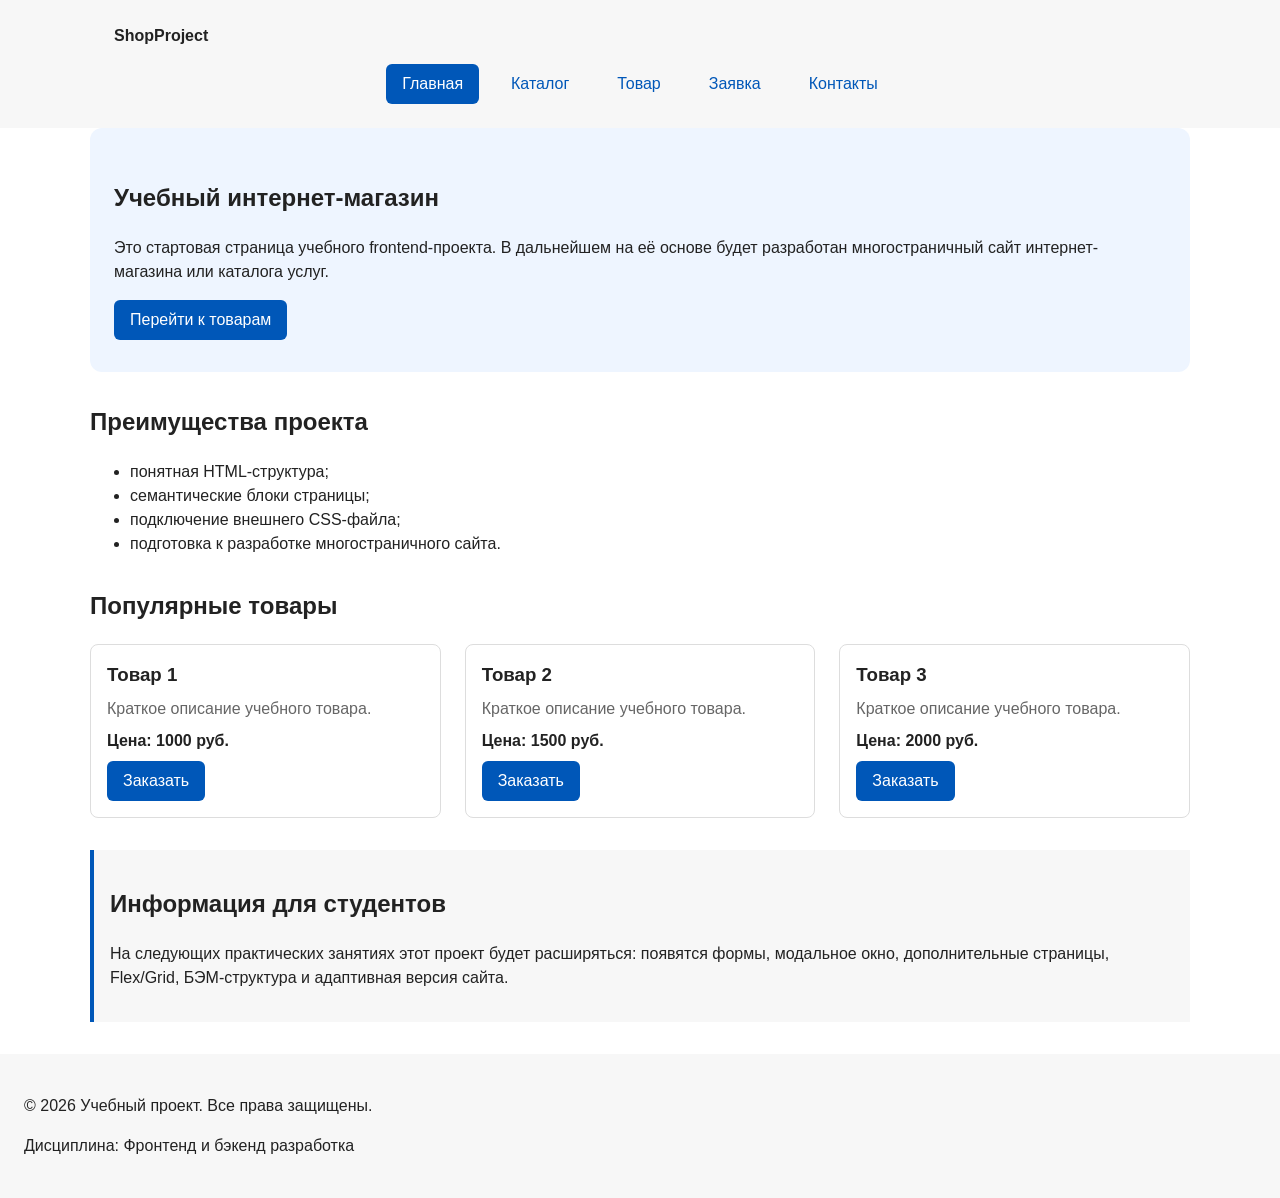
<file: index.html>
<!DOCTYPE html>
<html lang="ru">
<head>
  <meta charset="UTF-8">
  <meta name="viewport" content="width=device-width, initial-scale=1.0">
  <title>Учебный интернет-магазин</title>
  <link rel="stylesheet" href="css/style.css">
  <script src="js/main.js" defer></script>
</head>
<body>
  <header class="site-header">
      <div class="site-header__inner">
          <a class="site-header__logo" href="index.html">ShopProject</a>
          <nav class="site-nav" aria-label="Основная навигация">
              <ul class="site-nav__list">
                  <li class="site-nav__item">
                      <a class="site-nav__link site-nav__link--active" href="index.html">Главная</a>
                  </li>
                  <li class="site-nav__item">
                      <a class="site-nav__link" href="catalog.html">Каталог</a>
                  </li>
                  <li class="site-nav__item">
                      <a class="site-nav__link" href="product.html">Товар</a>
                  </li>
                  <li class="site-nav__item">
                      <a class="site-nav__link" href="order.html">Заявка</a>
                  </li>
                  <li class="site-nav__item">
                      <a class="site-nav__link" href="contacts.html">Контакты</a>
                  </li>
              </ul>
          </nav>
      </div>
  </header>

  <main>
      <section class="hero">
          <h1>Учебный интернет-магазин</h1>
          <p>
              Это стартовая страница учебного frontend-проекта.
              В дальнейшем на её основе будет разработан многостраничный сайт интернет-магазина или каталога услуг.
          </p>
          <a class="button button--primary" href="#popular">Перейти к товарам</a>
      </section>

      <section class="section" id="advantages">
          <h2>Преимущества проекта</h2>
          <ul class="advantages-list">
              <li>понятная HTML-структура;</li>
              <li>семантические блоки страницы;</li>
              <li>подключение внешнего CSS-файла;</li>
              <li>подготовка к разработке многостраничного сайта.</li>
          </ul>
      </section>

      <section class="section" id="popular">
          <h2>Популярные товары</h2>

            <div class="products-grid">
              <article class="product-card">
                <h3 class="product-card__title">Товар 1</h3>
                <p class="product-card__description">Краткое описание учебного товара.</p>
                <p class="product-card__price">Цена: 1000 руб.</p>
                <button class="button button--primary product-card__button" type="button" data-product="Товар 1">
                  Заказать
                </button>
              </article>

              <article class="product-card">
                <h3 class="product-card__title">Товар 2</h3>
                <p class="product-card__description">Краткое описание учебного товара.</p>
                <p class="product-card__price">Цена: 1500 руб.</p>
                <button class="button button--primary product-card__button" type="button" data-product="Товар 2">
                  Заказать
                </button>
              </article>

              <article class="product-card">
                <h3 class="product-card__title">Товар 3</h3>
                <p class="product-card__description">Краткое описание учебного товара.</p>
                <p class="product-card__price">Цена: 2000 руб.</p>
                <button class="button button--primary product-card__button" type="button" data-product="Товар 3">
                  Заказать
                </button>
              </article>
            </div>
      </section>

      <aside class="aside-info">
          <h2>Информация для студентов</h2>
          <p>
              На следующих практических занятиях этот проект будет расширяться:
              появятся формы, модальное окно, дополнительные страницы, Flex/Grid,
              БЭМ-структура и адаптивная версия сайта.
          </p>
      </aside>
  </main>

  <footer id="contacts">
      <p>&copy; 2026 Учебный проект. Все права защищены.</p>
      <p>Дисциплина: Фронтенд и бэкенд разработка</p>
  </footer>

  <dialog class="order-dialog" id="order-dialog" aria-labelledby="order-dialog-title">
      <h2 class="order-dialog__title" id="order-dialog-title">Оформление заявки</h2>

      <form class="order-form" id="order-form" action="#" method="post" novalidate>
          <input id="selected-product" name="selected-product" type="hidden">

          <div class="order-form__field">
              <label class="order-form__label" for="order-name">Имя</label>
              <input class="order-form__input" id="order-name" name="name" type="text" placeholder="Введите ваше имя" minlength="2" autocomplete="given-name" required>
          </div>

          <div class="order-form__field">
              <label class="order-form__label" for="order-email">E-mail</label>
              <input class="order-form__input" id="order-email" name="email" type="email" placeholder="example@mail.ru" autocomplete="email" required>
          </div>

          <div class="order-form__field">
              <label class="order-form__label" for="order-phone">Телефон</label>
              <input class="order-form__input" id="order-phone" name="phone" type="tel" inputmode="tel" placeholder="+7 (900) 000-00-00" pattern="^\+7 \(\d{3}\) \d{3}-\d{2}-\d{2}$" required>
              <small>Формат: +7 (900) 000-00-00</small>
          </div>

          <div class="order-form__field">
              <label class="order-form__label" for="order-date">Дата связи</label>
              <input class="order-form__input" id="order-date" name="date" type="date">
          </div>

          <div class="order-form__field">
              <label class="order-form__label" for="order-topic">Тема заявки</label>
              <select class="order-form__select" id="order-topic" name="topic" required>
                  <option value="">Выберите тему</option>
                  <option value="product">Заказ товара</option>
                  <option value="consultation">Консультация</option>
                  <option value="delivery">Доставка</option>
              </select>
          </div>

          <div class="order-form__field">
              <label class="order-form__label" for="order-comment">Комментарий</label>
              <textarea class="order-form__textarea" id="order-comment" name="comment" rows="4" placeholder="Укажите дополнительную информацию"></textarea>
          </div>

          <div class="order-form__field order-form__field--checkbox">
              <label>
                  <input id="order-agreement" name="agreement" type="checkbox" required>
                  Я согласен на обработку данных
              </label>
          </div>

          <div class="order-form__actions">
              <button class="button button--secondary" type="button" id="close-order-dialog">Закрыть</button>
              <button class="button button--primary" type="submit">Отправить заявку</button>
          </div>
      </form>
  </dialog>

  <p class="success-message" id="success-message" hidden>
      Форма успешно отправлена!
  </p>
</body>
</html>
</file>
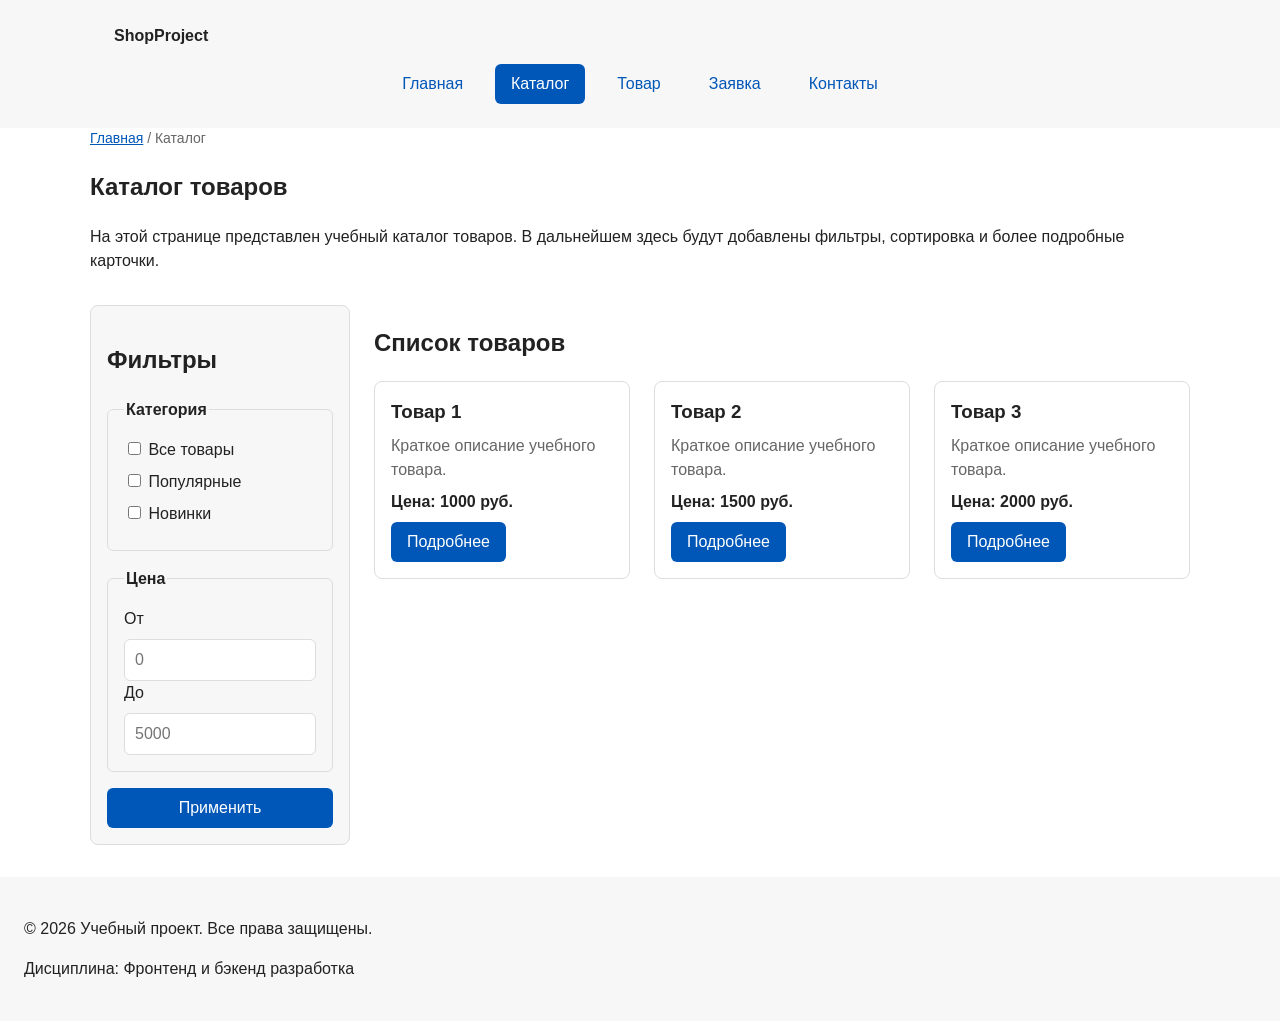
<file: catalog.html>
<!DOCTYPE html>
<html lang="ru">
<head>
  <meta charset="UTF-8">
  <meta name="viewport" content="width=device-width, initial-scale=1.0">
  <meta name="description" content="Каталог товаров учебного интернет-магазина.">
  <title>Каталог товаров — Учебный интернет-магазин</title>
  <link rel="stylesheet" href="css/style.css">
</head>
<body>
  <header class="site-header">
      <div class="site-header__inner">
          <a class="site-header__logo" href="index.html">ShopProject</a>
          <nav class="site-nav" aria-label="Основная навигация">
              <ul class="site-nav__list">
                  <li class="site-nav__item">
                      <a class="site-nav__link" href="index.html">Главная</a>
                  </li>
                  <li class="site-nav__item">
                      <a class="site-nav__link site-nav__link--active" href="catalog.html">Каталог</a>
                  </li>
                  <li class="site-nav__item">
                      <a class="site-nav__link" href="product.html">Товар</a>
                  </li>
                  <li class="site-nav__item">
                      <a class="site-nav__link" href="order.html">Заявка</a>
                  </li>
                  <li class="site-nav__item">
                      <a class="site-nav__link" href="contacts.html">Контакты</a>
                  </li>
              </ul>
          </nav>
      </div>
  </header>

  <main>
    <!-- Исправленные хлебные крошки (БЭМ) -->
    <nav class="breadcrumbs" aria-label="Хлебные крошки">
      <a class="breadcrumbs__link" href="index.html">Главная</a>
      <span class="breadcrumbs__current">Каталог</span>
    </nav>

    <section class="section">
      <h1>Каталог товаров</h1>
      <p>
        На этой странице представлен учебный каталог товаров.
        В дальнейшем здесь будут добавлены фильтры, сортировка и более
        подробные карточки.
      </p>
    </section>
    
    <section class="catalog-layout">
      <aside class="catalog-filters">
        <h2>Фильтры</h2>

        <form class="filters-form" action="#" method="get">
          <fieldset>
            <legend>Категория</legend>
            <label>
              <input type="checkbox" name="category" value="all">
              Все товары
            </label>
            <label>
              <input type="checkbox" name="category" value="popular">
              Популярные
            </label>
            <label>
              <input type="checkbox" name="category" value="new">
              Новинки
            </label>
          </fieldset>

          <fieldset>
            <legend>Цена</legend>
            <label for="price-from">От</label>
            <input id="price-from" name="price-from" type="number" min="0" placeholder="0">
            <label for="price-to">До</label>
            <input id="price-to" name="price-to" type="number" min="0" placeholder="5000">
          </fieldset>

          <!-- Модификатор для кнопки -->
          <button class="button button--primary" type="submit">Применить</button>
        </form>
      </aside>

      <section class="catalog-products">
        <h2>Список товаров</h2>

        <div class="products-grid">
          <!-- Исправленные карточки (БЭМ) -->
          <article class="product-card">
            <h3 class="product-card__title">Товар 1</h3>
            <p class="product-card__description">Краткое описание учебного товара.</p>
            <p class="product-card__price">Цена: 1000 руб.</p>
            <!-- Ссылка теперь ведет на product.html -->
            <a class="button button--primary product-card__button" href="product.html">Подробнее</a>
          </article>

          <article class="product-card">
            <h3 class="product-card__title">Товар 2</h3>
            <p class="product-card__description">Краткое описание учебного товара.</p>
            <p class="product-card__price">Цена: 1500 руб.</p>
            <a class="button button--primary product-card__button" href="product.html">Подробнее</a>
          </article>

          <article class="product-card">
            <h3 class="product-card__title">Товар 3</h3>
            <p class="product-card__description">Краткое описание учебного товара.</p>
            <p class="product-card__price">Цена: 2000 руб.</p>
            <a class="button button--primary product-card__button" href="product.html">Подробнее</a>
          </article>
        </div>
      </section>
    </section>
  </main>

  <footer>
    <p>&copy; 2026 Учебный проект. Все права защищены.</p>
    <p>Дисциплина: Фронтенд и бэкенд разработка</p>
  </footer>
</body>
</html>
</file>
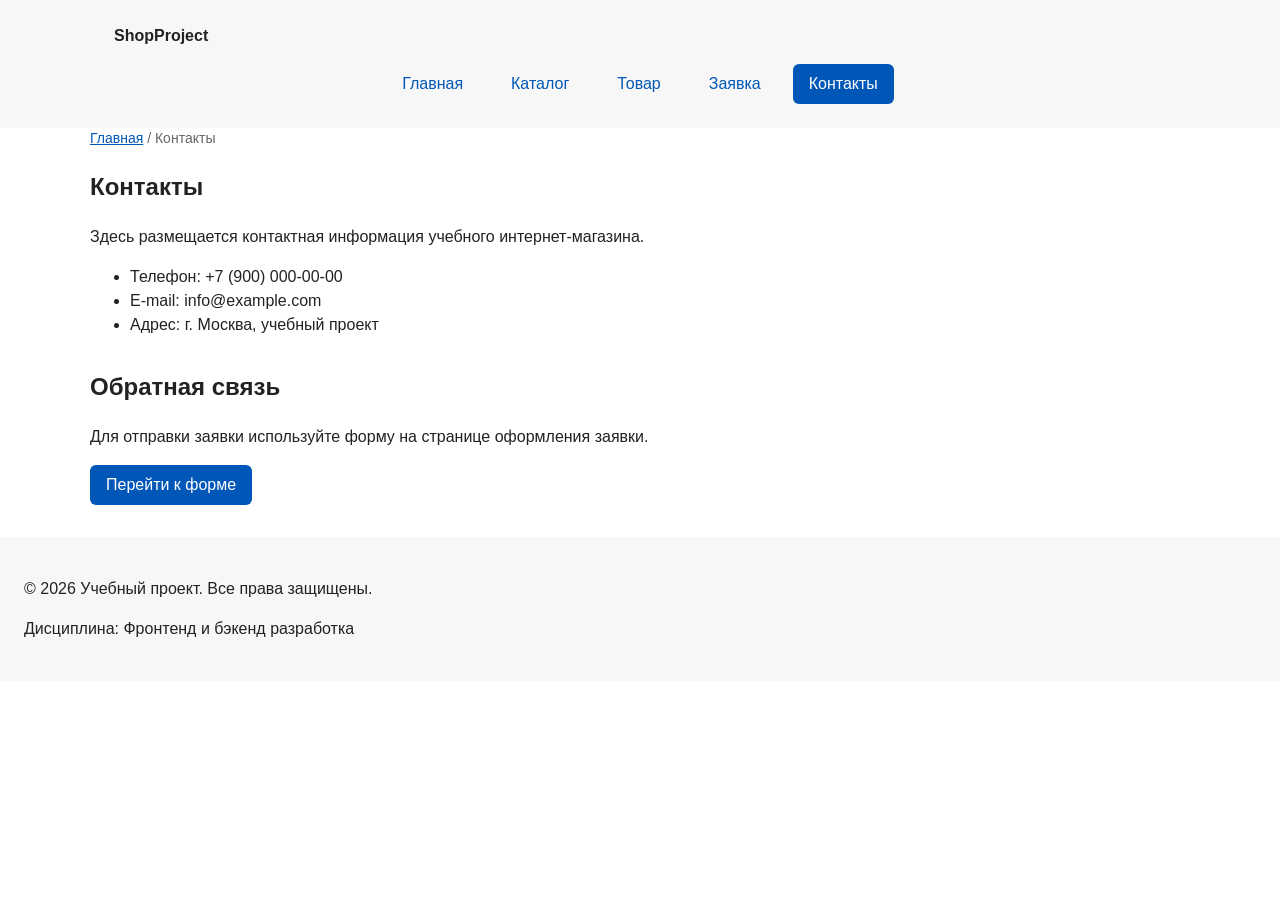
<file: contacts.html>
<!DOCTYPE html>
<html lang="ru">
<head>
  <meta charset="UTF-8">
  <meta name="viewport" content="width=device-width, initial-scale=1.0">
  <meta name="description" content="Контактная информация учебного интернет-магазина.">
  <title>Контакты — Учебный интернет-магазин</title>
  <link rel="stylesheet" href="css/style.css">
</head>
<body>
  <header class="site-header">
      <div class="site-header__inner">
          <a class="site-header__logo" href="index.html">ShopProject</a>
          <nav class="site-nav" aria-label="Основная навигация">
              <ul class="site-nav__list">
                  <li class="site-nav__item">
                      <a class="site-nav__link" href="index.html">Главная</a>
                  </li>
                  <li class="site-nav__item">
                      <a class="site-nav__link" href="catalog.html">Каталог</a>
                  </li>
                  <li class="site-nav__item">
                      <a class="site-nav__link" href="product.html">Товар</a>
                  </li>
                  <li class="site-nav__item">
                      <a class="site-nav__link" href="order.html">Заявка</a>
                  </li>
                  <li class="site-nav__item">
                      <a class="site-nav__link site-nav__link--active" href="contacts.html">Контакты</a>
                  </li>
              </ul>
          </nav>
      </div>
  </header>

  <main>
    <!-- Исправленные хлебные крошки (БЭМ) -->
    <nav class="breadcrumbs" aria-label="Хлебные крошки">
      <a class="breadcrumbs__link" href="index.html">Главная</a>
      <span class="breadcrumbs__current">Контакты</span>
    </nav>

    <section class="section">
      <h1>Контакты</h1>
      <p>
        Здесь размещается контактная информация учебного интернет-магазина.
      </p>

      <ul>
        <li>Телефон: +7 (900) 000-00-00</li>
        <li>E-mail: info@example.com</li>
        <li>Адрес: г. Москва, учебный проект</li>
      </ul>
    </section>

    <section class="section" id="feedback">
      <h2>Обратная связь</h2>
      <p>
        Для отправки заявки используйте форму на странице оформления заявки.
      </p>
      <!-- Обновили ссылку и класс кнопки -->
      <a class="button button--primary" href="order.html">Перейти к форме</a>
    </section>
  </main>

  <footer>
    <p>&copy; 2026 Учебный проект. Все права защищены.</p>
    <p>Дисциплина: Фронтенд и бэкенд разработка</p>
  </footer>
</body>
</html>
</file>
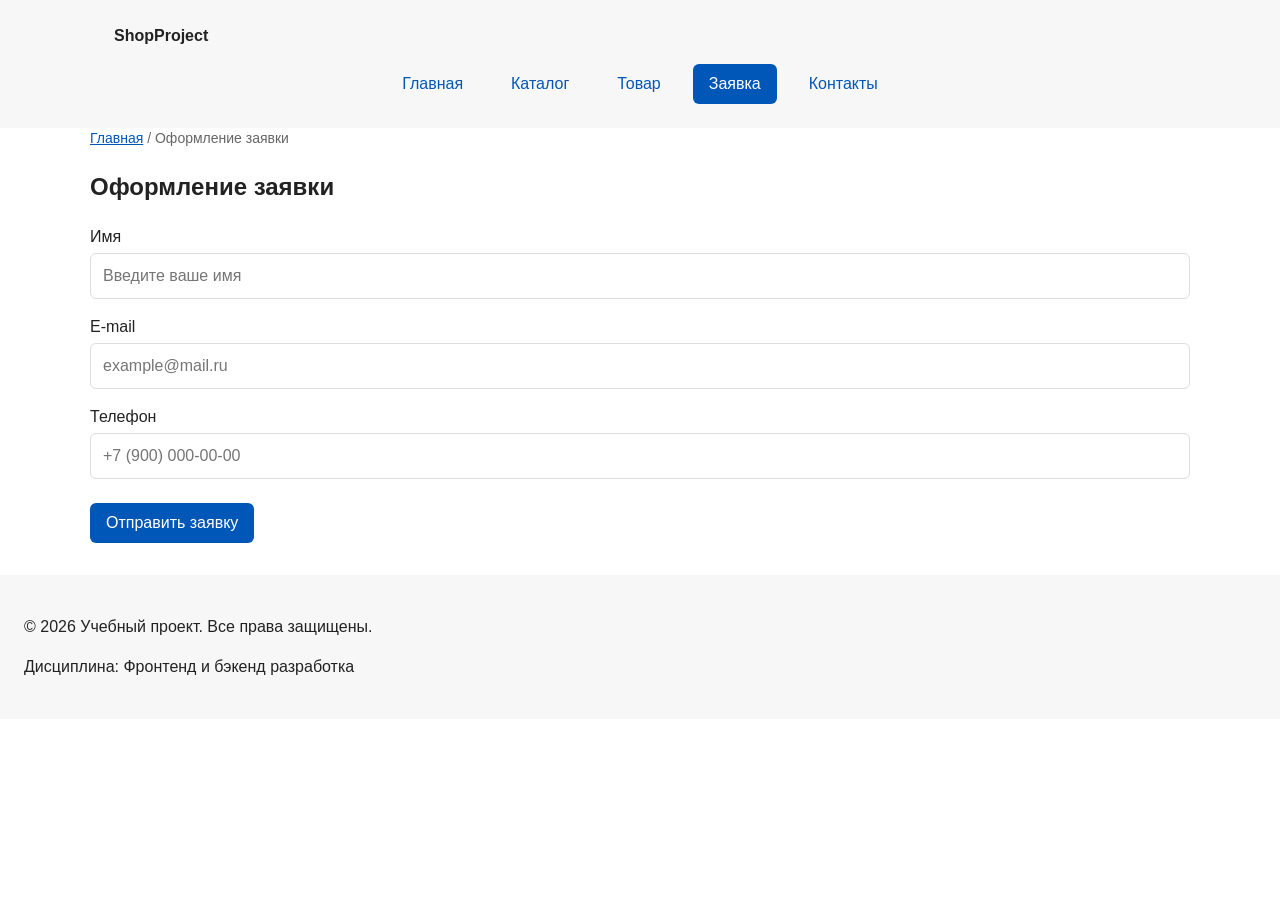
<file: order.html>
<!DOCTYPE html>
<html lang="ru">
<head>
  <meta charset="UTF-8">
  <meta name="viewport" content="width=device-width, initial-scale=1.0">
  <meta name="description" content="Оформление заявки в учебном интернет-магазине.">
  <title>Оформление заявки — Учебный интернет-магазин</title>
  <link rel="stylesheet" href="css/style.css">
</head>
<body>
  <header class="site-header">
      <div class="site-header__inner">
          <a class="site-header__logo" href="index.html">ShopProject</a>
          <nav class="site-nav" aria-label="Основная навигация">
              <ul class="site-nav__list">
                  <li class="site-nav__item"><a class="site-nav__link" href="index.html">Главная</a></li>
                  <li class="site-nav__item"><a class="site-nav__link" href="catalog.html">Каталог</a></li>
                  <li class="site-nav__item"><a class="site-nav__link" href="product.html">Товар</a></li>
                  <li class="site-nav__item"><a class="site-nav__link site-nav__link--active" href="order.html">Заявка</a></li>
                  <li class="site-nav__item"><a class="site-nav__link" href="contacts.html">Контакты</a></li>
              </ul>
          </nav>
      </div>
  </header>
 
  <main>
    <nav class="breadcrumbs" aria-label="Хлебные крошки">
      <a class="breadcrumbs__link" href="index.html">Главная</a>
      <span class="breadcrumbs__current">Оформление заявки</span>
    </nav>

    <section class="section">
      <h1>Оформление заявки</h1>
      
      <!-- Сюда мы вставим форму, которую вы делали в модальном окне -->
      <form class="order-form" action="#" method="post" novalidate>
          
          <div class="order-form__field">
              <label class="order-form__label" for="order-name">Имя</label>
              <input class="order-form__input" id="order-name" name="name" type="text" placeholder="Введите ваше имя" required>
          </div>

          <div class="order-form__field">
              <label class="order-form__label" for="order-email">E-mail</label>
              <input class="order-form__input" id="order-email" name="email" type="email" placeholder="example@mail.ru" required>
          </div>

          <div class="order-form__field">
              <label class="order-form__label" for="order-phone">Телефон</label>
              <input class="order-form__input" id="order-phone" name="phone" type="tel" placeholder="+7 (900) 000-00-00">
          </div>

          <div class="order-form__actions">
              <button class="button button--primary" type="submit">Отправить заявку</button>
          </div>
      </form>

    </section>
  </main>
 
  <footer>
    <p>&copy; 2026 Учебный проект. Все права защищены.</p>
    <p>Дисциплина: Фронтенд и бэкенд разработка</p>
  </footer>
</body>
</html>
</file>
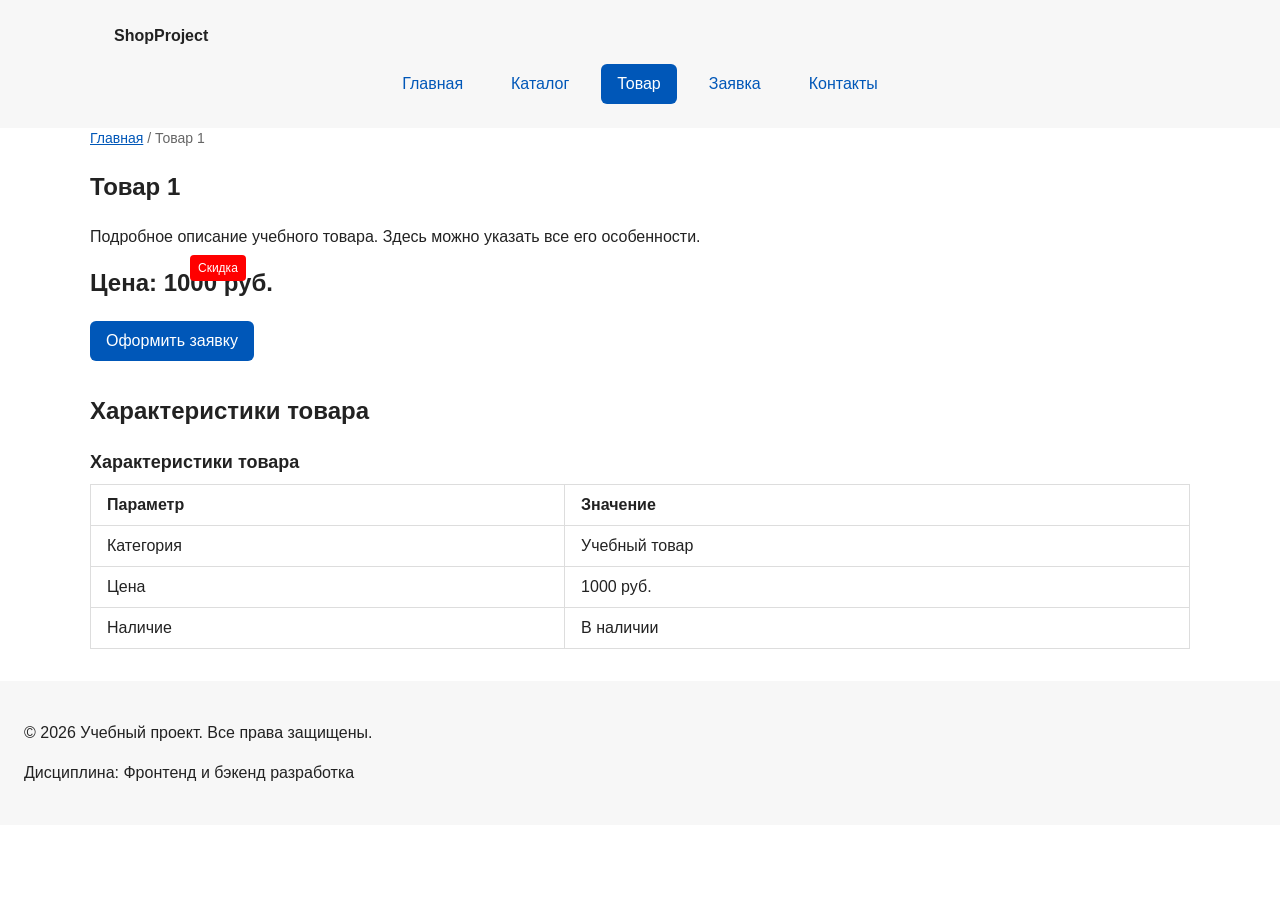
<file: product.html>
<!DOCTYPE html>
<html lang="ru">
<head>
  <meta charset="UTF-8">
  <meta name="viewport" content="width=device-width, initial-scale=1.0">
  <meta name="description" content="Страница товара учебного интернет-магазина.">
  <title>Товар 1 — Учебный интернет-магазин</title>
  <link rel="stylesheet" href="css/style.css">
</head>
<body>
  <header class="site-header">
      <div class="site-header__inner">
          <a class="site-header__logo" href="index.html">ShopProject</a>
          <nav class="site-nav" aria-label="Основная навигация">
              <ul class="site-nav__list">
                  <li class="site-nav__item"><a class="site-nav__link" href="index.html">Главная</a></li>
                  <li class="site-nav__item"><a class="site-nav__link" href="catalog.html">Каталог</a></li>
                  <li class="site-nav__item"><a class="site-nav__link site-nav__link--active" href="product.html">Товар</a></li>
                  <li class="site-nav__item"><a class="site-nav__link" href="order.html">Заявка</a></li>
                  <li class="site-nav__item"><a class="site-nav__link" href="contacts.html">Контакты</a></li>
              </ul>
          </nav>
      </div>
  </header>
 
  <main>
    <nav class="breadcrumbs" aria-label="Хлебные крошки">
      <a class="breadcrumbs__link" href="index.html">Главная</a>
      <span class="breadcrumbs__current">Товар 1</span>
    </nav>

    <section class="section">
      <h1>Товар 1</h1>
      <p>Подробное описание учебного товара. Здесь можно указать все его особенности.</p>
      
      <!-- Блок с позиционированием (Этап 10 методички) -->
      <div style="position: relative; margin-bottom: 20px;">
        <p style="font-weight: bold; font-size: 24px; margin: 0;">Цена: 1000 руб.</p>
        <span style="position: absolute; top: -10px; left: 100px; background: red; color: white; padding: 4px 8px; border-radius: 4px; font-size: 12px;">Скидка</span>
      </div>

      <a class="button button--primary" href="order.html">Оформить заявку</a>
    </section>

    <!-- Таблица (Этап 8 методички) -->
    <section class="section">
      <h2>Характеристики товара</h2>
      <table class="product-table">
        <caption>Характеристики товара</caption>
        <thead>
          <tr>
            <th>Параметр</th>
            <th>Значение</th>
          </tr>
        </thead>
        <tbody>
          <tr>
            <td>Категория</td>
            <td>Учебный товар</td>
          </tr>
          <tr>
            <td>Цена</td>
            <td>1000 руб.</td>
          </tr>
          <tr>
            <td>Наличие</td>
            <td>В наличии</td>
          </tr>
        </tbody>
      </table>
    </section>
  </main>
 
  <footer>
    <p>&copy; 2026 Учебный проект. Все права защищены.</p>
    <p>Дисциплина: Фронтенд и бэкенд разработка</p>
  </footer>
</body>
</html>
</file>
<file: css/style.css>
/* ==========================================
   1. Переменные проекта
   ========================================== */
:root {
  --color-bg: #ffffff;
  --color-text: #222222;
  --color-muted: #666666;
  --color-primary: #0057b8;
  --color-primary-dark: #003f86;
  --color-border: #dddddd;
  --color-surface: #f7f7f7;
  --color-surface-accent: #eef5ff;
  --color-danger: #b00020;
  --color-success: #168a2f;
  --color-success-bg: #eefaf0;
  --color-white: #ffffff;

  --space-xs: 4px;
  --space-sm: 8px;
  --space-md: 16px;
  --space-lg: 24px;
  --space-xl: 32px;

  --radius-sm: 6px;
  --radius-md: 8px;
  --radius-lg: 12px;

  --container-width: 1100px;
}

/* ==========================================
   2. Базовые стили
   ========================================== */
* {
  box-sizing: border-box;
}

html {
  scroll-behavior: smooth;
}

body {
  margin: 0;
  font-family: Arial, sans-serif;
  line-height: 1.5;
  color: var(--color-text);
  background-color: var(--color-bg);
}

/* ==========================================
   3. Общие элементы интерфейса
   ========================================== */

a {
  color: var(--color-primary);
}

a:hover {
  color: var(--color-primary-dark);
}

a:focus-visible {
  outline: 2px solid var(--color-primary);
  outline-offset: 3px;
}

/* --- Кнопки --- */
.button {
  display: inline-block;
  padding: var(--space-sm) var(--space-md);
  border: none;
  border-radius: var(--radius-sm);
  font: inherit;
  text-decoration: none;
  cursor: pointer;
}

.button--primary {
  color: var(--color-white);
  background-color: var(--color-primary);
}

.button--primary:hover {
  background-color: var(--color-primary-dark);
}

.button--secondary {
  color: var(--color-primary);
  background-color: transparent;
  border: 1px solid var(--color-primary);
}

.button--secondary:hover {
  color: var(--color-white);
  background-color: var(--color-primary);
}

.button:focus-visible {
  outline: 2px solid var(--color-primary);
  outline-offset: 3px;
}

.button:disabled,
.button--disabled {
  opacity: 0.6;
  cursor: not-allowed;
}

:target {
  outline: 2px dashed var(--color-primary);
  outline-offset: 4px;
}

/* ==========================================
   4. Компоненты страницы
   ========================================== */

footer {
  padding: var(--space-lg);
  background-color: var(--color-surface);
}

/* --- Шапка сайта --- */
.site-header {
  background-color: var(--color-surface);
}

.site-header__inner {
  max-width: var(--container-width);
  margin: 0 auto;
  padding: var(--space-lg);
}

.site-header__logo {
  font-weight: 700;
  color: var(--color-text);
  text-decoration: none;
}

.site-nav__list {
  display: flex;
  flex-wrap: wrap;
  justify-content: center;
  align-items: center;
  gap: var(--space-md);
  padding: 0;
  margin: var(--space-md) 0 0;
  list-style: none;
}

.site-nav__link {
  display: inline-block;
  padding: var(--space-sm) var(--space-md);
  color: var(--color-primary);
  text-decoration: none;
  border-radius: var(--radius-sm);
}

.site-nav__link:hover {
  color: var(--color-white);
  background-color: var(--color-primary);
}

.site-nav__link:focus-visible {
  outline: 2px solid var(--color-primary);
  outline-offset: 3px;
}

.site-nav__link--active {
  color: var(--color-white);
  background-color: var(--color-primary);
}

/* --- Hero и Секции --- */
.hero {
  max-width: var(--container-width);
  margin: 0 auto var(--space-xl);
  padding: var(--space-xl) var(--space-lg);
  background-color: var(--color-surface-accent);
  border-radius: var(--radius-lg);
}

.section {
  max-width: var(--container-width);
  margin: 0 auto var(--space-xl);
}

.section h2 {
  margin-top: 0;
}

/* --- Карточки товаров --- */
.products-grid {
  display: grid;
  grid-template-columns: repeat(3, 1fr);
  gap: var(--space-lg);
}

.product-card {
  display: flex;
  flex-direction: column;
  gap: var(--space-sm);
  padding: var(--space-md);
  border: 1px solid var(--color-border);
  border-radius: var(--radius-md);
  background-color: var(--color-bg);
  position: relative; /* Для бейджа */
}

.product-card:hover {
  border-color: var(--color-primary);
}

.product-card__title {
  margin: 0;
  color: var(--color-text);
}

.product-card__description {
  margin: 0;
  color: var(--color-muted);
}

.product-card__price {
  margin: 0;
  font-weight: 700;
}

.product-card__button {
  margin-top: auto;
  align-self: flex-start;
}

/* --- Блок Aside --- */
.aside-info {
  max-width: var(--container-width);
  margin: 0 auto var(--space-xl);
  padding: var(--space-md);
  border-left: 4px solid var(--color-primary);
  background-color: var(--color-surface);
}

/* --- Хлебные крошки --- */
.breadcrumbs {
  max-width: var(--container-width);
  margin: 0 auto var(--space-md);
  font-size: 14px;
  color: var(--color-muted);
}

.breadcrumbs__link {
  color: var(--color-primary);
}

.breadcrumbs__current::before {
  content: " / ";
  color: var(--color-muted);
}

/* --- Каталог --- */
.catalog-layout {
  max-width: var(--container-width);
  margin: 0 auto var(--space-xl);
  display: grid;
  grid-template-columns: 260px 1fr;
  grid-template-areas: "filters products";
  gap: var(--space-lg);
}

.catalog-filters {
  grid-area: filters;
  padding: var(--space-md);
  border: 1px solid var(--color-border);
  border-radius: var(--radius-md);
  background-color: var(--color-surface);
}

.catalog-products {
  grid-area: products;
}

.filters-form {
  display: grid;
  gap: var(--space-md);
}

.filters-form fieldset {
  margin: 0;
  padding: var(--space-md);
  border: 1px solid var(--color-border);
  border-radius: var(--radius-sm);
}

.filters-form legend {
  font-weight: 700;
}

.filters-form label {
  display: block;
  margin-bottom: var(--space-sm);
}

.filters-form input[type="number"] {
  width: 100%;
  padding: 8px 10px;
  border: 1px solid var(--color-border);
  border-radius: var(--radius-sm);
  font: inherit;
}

/* ==========================================
   5. Форма и модальное окно
   ========================================== */

.order-dialog {
  width: min(100% - 32px, 560px);
  padding: var(--space-lg);
  border: none;
  border-radius: var(--radius-lg);
}

.order-dialog::backdrop {
  background-color: rgba(0, 0, 0, 0.5);
}

.order-dialog__title {
  margin-top: 0;
}

.order-form__field {
  margin-bottom: var(--space-md);
}

.order-form__label {
  display: block;
  margin-bottom: var(--space-xs);
}

.order-form__input,
.order-form__select,
.order-form__textarea {
  width: 100%;
  padding: 10px 12px;
  border: 1px solid var(--color-border);
  border-radius: var(--radius-sm);
  font: inherit;
}

.order-form__input[type="checkbox"] {
  width: auto;
}

.order-form__field small {
  display: block;
  margin-top: var(--space-xs);
  color: var(--color-muted);
}

.order-form__input:hover,
.order-form__select:hover,
.order-form__textarea:hover {
  border-color: var(--color-primary);
}

.order-form__input:focus-visible,
.order-form__select:focus-visible,
.order-form__textarea:focus-visible,
.order-form__actions button:focus-visible {
  outline: 2px solid var(--color-primary);
  outline-offset: 3px;
}

[aria-invalid="true"] {
  border-color: var(--color-danger);
}

.order-form__actions {
  display: flex;
  gap: 12px;
  margin-top: var(--space-lg);
}

.success-message {
  max-width: var(--container-width);
  margin: var(--space-lg) auto;
  padding: var(--space-md);
  border-left: 4px solid var(--color-success);
  background-color: var(--color-success-bg);
}

/* ==========================================
   6. Таблица (КР №1)
   ========================================== */
.product-table {
  width: 100%;
  border-collapse: collapse;
  margin-top: var(--space-md);
  margin-bottom: var(--space-lg);
}

.product-table th, 
.product-table td {
  border: 1px solid var(--color-border);
  padding: var(--space-sm) var(--space-md);
  text-align: left;
}

.product-table caption {
  font-weight: bold;
  font-size: 18px;
  margin-bottom: var(--space-sm);
  text-align: left;
  color: var(--color-text);
}
</file>
